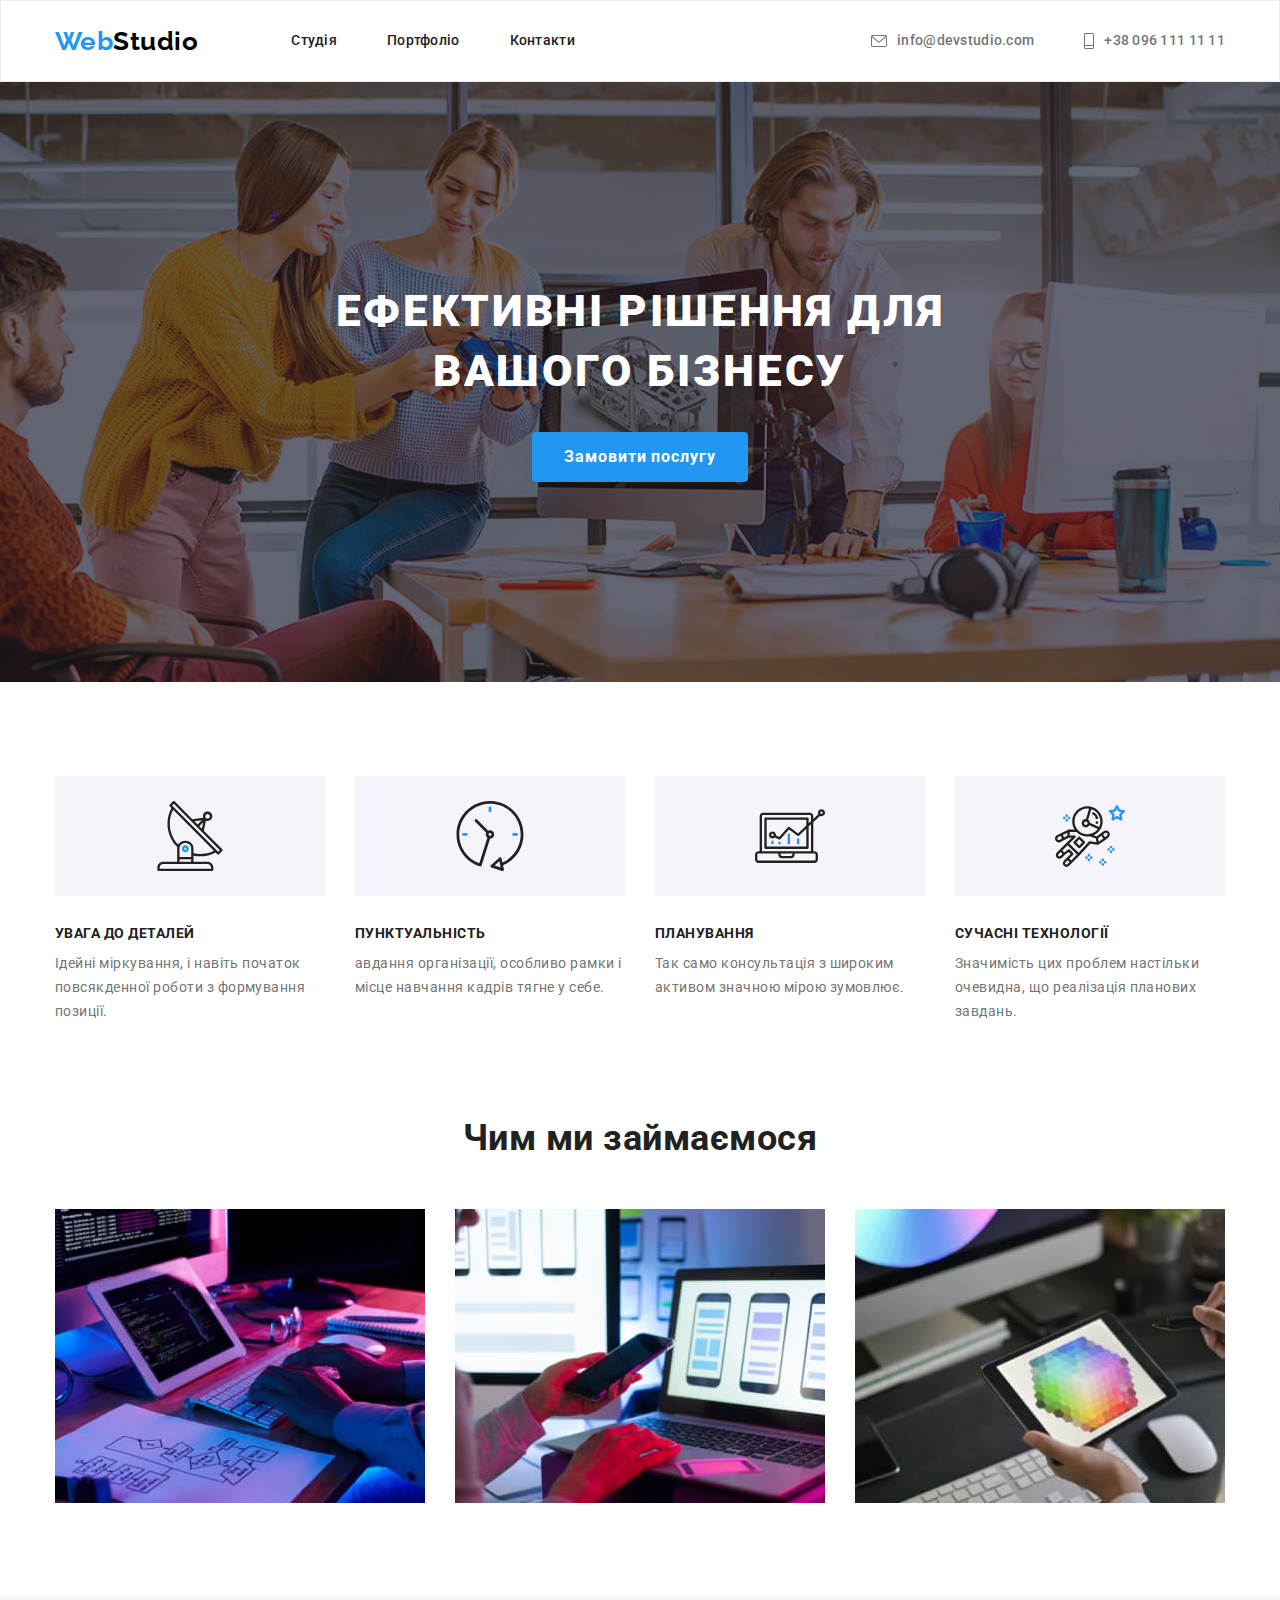
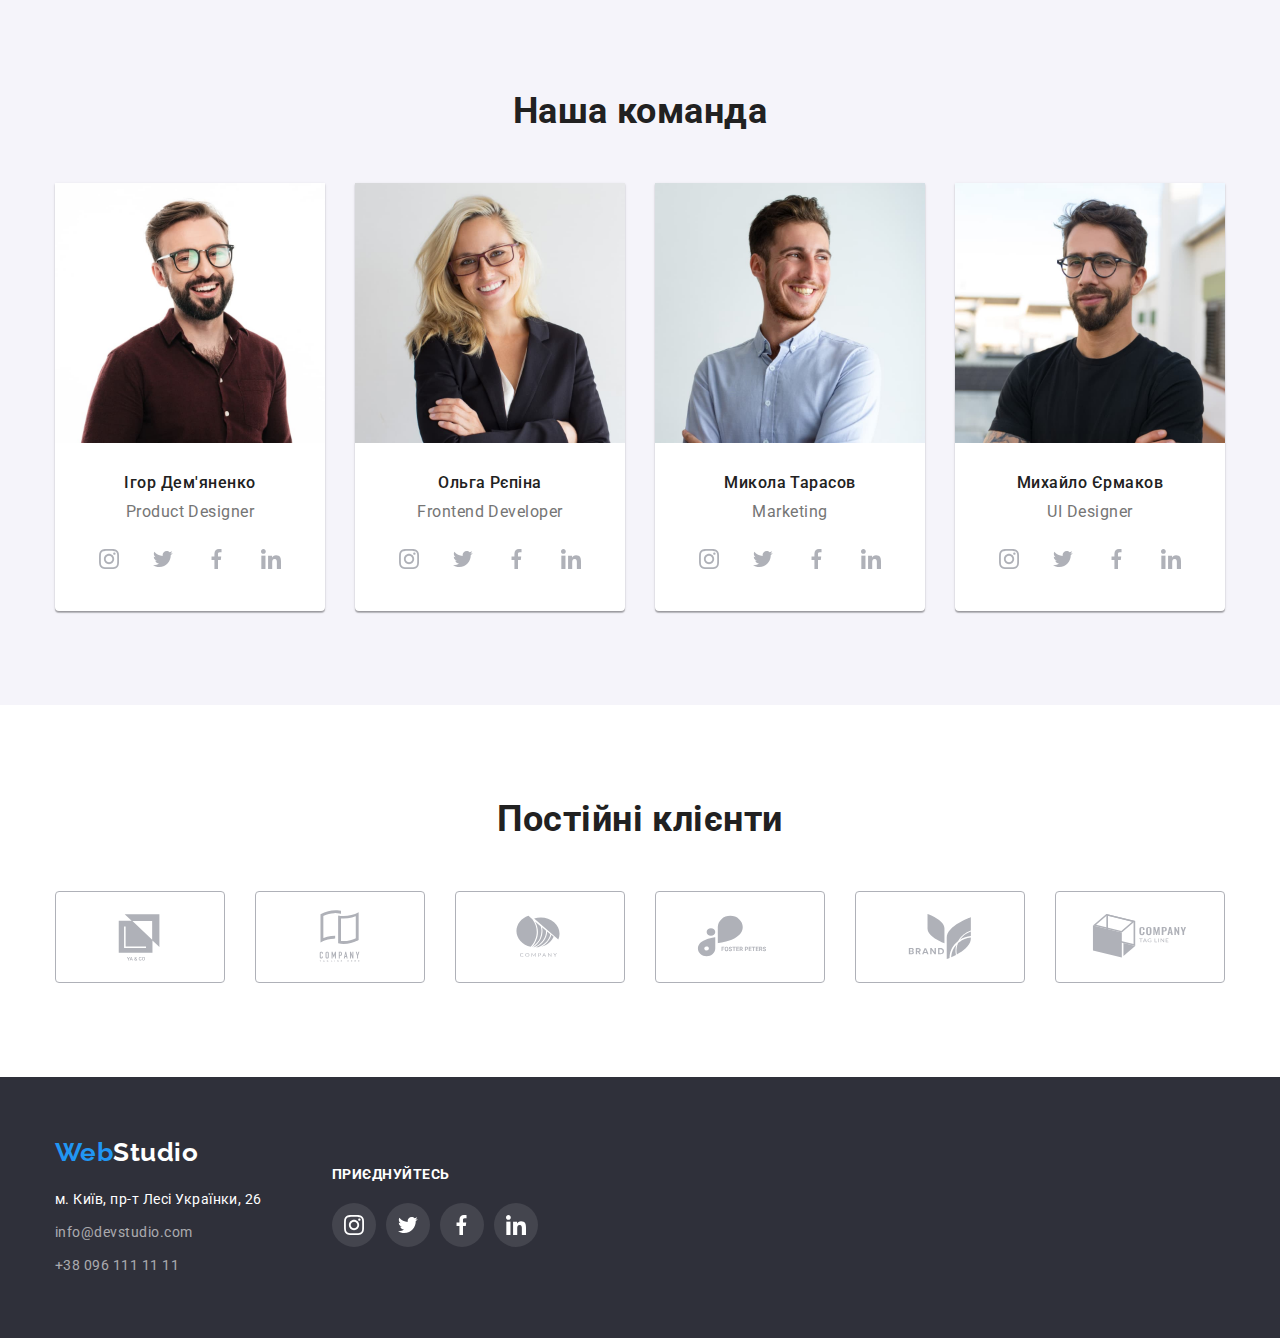
<file: index.html>
<!DOCTYPE html>
<html lang="uK">
  <head>
    <meta charset="UTF-8" />
    <meta http-equiv="X-UA-Compatible" content="IE=edge" />
    <meta name="viewport" content="width=device-width, initial-scale=1.0" />
    <title>WebStudio Ефективні рішення для вашого бізнесу.</title>
    <link rel="preconnect" href="https://fonts.googleapis.com" />
    <link rel="preconnect" href="https://fonts.gstatic.com" crossorigin />
    <link
      href="https://fonts.googleapis.com/css2?family=Raleway:wght@700&family=Roboto:wght@400;500;700;900&display=swap"
      rel="stylesheet"
    />
    <link
      rel="stylesheet"
      href="https://cdn.jsdelivr.net/npm/modern-normalize@1.1.0/modern-normalize.min.css"
    />
    <link rel="stylesheet" href="./css/styles.css" />
  </head>
  <body class="page">
    <!-- Шапка сайту-->
    <header class="header">
      <div class="container page-header-container">
        <div class="page-navigation">
          <nav>
            <a href="" class="logo link">
              <span style="color: #2196f3">Web</span
              ><span style="color: #000000">Studio</span>
            </a>
          </nav>
          <ul class="menu list">
            <li class="menu-item">
              <a class="menu-link link" href="">Студія</a>
            </li>
            <li class="menu-item">
              <a class="menu-link link" href="./portfolio.html">Портфоліо</a>
            </li>
            <li class="menu-item">
              <a class="menu-link link" href="">Контакти</a>
            </li>
          </ul>
        </div>
        <ul class="contact list">
          <li class="contact-item contact-item-first">
            <a class="contact-email-phone link" href="mailto:info@devstudio.com">
              <svg
                class="icon-contact"
                aria-label="електронна пошта"
                width="16px"
                height="12px"
              >
                <use href="./images/sprite.svg#icon-email"></use>
              </svg>
              info@devstudio.com</a
            >
          </li>
          <li class="contact-item">
            <a class="contact-email-phone link" href="tel:+380961111111">
              <svg
                class="icon-contact"
                aria-label="електронна пошта"
                width="10px"
                height="16px"
              >
                <use href="./images/sprite.svg#icon-telefon "></use>
              </svg>
              +38 096 111 11 11</a
            >
          </li>
        </ul>
      </div>
    </header>
    <!-- Головна частина-->
    <main>
      <!-- Ефективні рішення-->
      <section class="main-section main-bg">
        <div class="">
          <div class="container">
            <h1 class="title-first">Ефективні рішення для вашого бізнесу</h1>

            <button type="button" class="button button-text">
              Замовити послугу
            </button>
          </div>
        </div>
      </section>

      <!-- Наші переваги  -->
      <section class="section-standard">
        <h2 hidden>Наші переваги</h2>
        <div class="container section-our-advantages">
          <ul class="list section-text">
            <li class="content-our-advantages">
              <div class="bgc-advantages">
                <svg
                  class="icon-our-advantages"
                  aria-label="супутникова антена"
                  width="65px"
                  height="70px"
                >
                  <use href="./images/sprite.svg#icon-antenna"></use>
                </svg>
              </div>
              <h3 class="section-title-third">УВАГА ДО ДЕТАЛЕЙ</h3>
              <p>
                Ідейні міркування, і навіть початок повсякденної роботи з
                формування позиції.
              </p>
            </li>
            <li class="content-our-advantages">
              <div class="bgc-advantages">
                <svg 
                class="icon-our-advantages" 
                aria-label="годинник"
                width="67px"
                height="70px"
                >
                  <use href="./images/sprite.svg#icon-clock"></use>
                </svg>
              </div>
              <h3 class="section-title-third">ПУНКТУАЛЬНІСТЬ</h3>
              <p>
                авдання організації, особливо рамки і місце навчання кадрів
                тягне у себе.
              </p>
            </li>
            <li class="content-our-advantages">
              <div class="bgc-advantages">
                <svg class="icon-our-advantages"
                 aria-label="графік"
                 width="70px"
                height="54px"
                >
                  <use href="./images/sprite.svg#icon-diagram"></use>
                </svg>
              </div>
              <h3 class="section-title-third">ПЛАНУВАННЯ</h3>
              <p>
                Так само консультація з широким активом значною мірою зумовлює.
              </p>
            </li>
            <li class="content-our-advantages">
              <div class="bgc-advantages">
                <svg class="icon-our-advantages" 
                aria-label="графік"
                width="70px"
                height="70px"
                >
                  <use href="./images/sprite.svg#icon-astronaut"></use>
                </svg>
              </div>
              <h3 class="section-title-third">СУЧАСНІ ТЕХНОЛОГІЇ</h3>
              <p>
                Значимість цих проблем настільки очевидна, що реалізація
                планових завдань.
              </p>
            </li>
          </ul>
        </div>
      </section>

      <!-- Чим ми займаємося-->
      <section class="about section-standard">
        <div class="container">
          <h2 class="section-title-second">Чим ми займаємося</h2>
          <ul class="list list-our-work">
            <li>
              <img
                src="./images/img1_1.jpg"
                alt="Розробка алгоритмів програмування"
                width="370"
              />
            </li>
            <li>
              <img
                src="./images/img1_2.jpg"
                alt="Розробка для мобільних пристроїв"
                width="370"
              />
            </li>
            <li>
              <img
                src="./images/img1_3.jpg"
                alt="розробка графічних елементів"
                width="370"
              />
            </li>
          </ul>
        </div>
      </section>
      <!-- Наша команда-->
      <section class="section-standard section-our-advant">
        <div class="container">
          <h2 class="section-title-second">Наша команда</h2>

          <ul class="list item-our-advant">
            <li class="employee">
              <img
                src="./images/img2_1.jpg"
                alt="фото Ігор Дем'яненко "
                width="270"
              />
              <div class="our-advant-content">
                <h3 class="our-advant">Ігор Дем'яненко</h3>
                <p class="our-advant-text" lang="en">Product Designer</p>

                <ul class="social-list list">
                  <li class="social-list_item">
                    <a href="#" class="social-list-link">
                      <svg
                        lang="en"
                        aria-label="social icon telegram"
                        class="social-list-icon"
                        width="20px"
                        height="20px"
                      >
                        <use href="./images/sprite.svg#icon-telegram"></use>
                      </svg>
                    </a>
                  </li>

                  <li class="social-list_item">
                    <a href="#" class="social-list-link">
                      <svg
                        lang="en"
                        aria-label="social icon twitter"
                        class="social-list-icon"
                        width="20px"
                        height="16px"
                      >
                        <use href="./images/sprite.svg#icon-twitter"></use>
                      </svg>
                    </a>
                  </li>

                  <li class="social-list_item">
                    <a href="#" class="social-list-link">
                      <svg
                        lang="en"
                        aria-label="social icon facebook"
                        class="social-list-icon"
                        width="10px"
                        height="20px"
                      >
                        <use href="./images/sprite.svg#icon-facebook"></use>
                      </svg>
                    </a>
                  </li>

                  <li class="social-list_item">
                    <a href="#" class="social-list-link">
                      <svg
                        lang="en"
                        aria-label="social icon linkedin"
                        class="social-list-icon"
                        width="20px"
                        height="20px"
                      >
                        <use href="./images/sprite.svg#icon-linkedin"></use>
                      </svg>
                    </a>
                  </li>
                </ul>
              </div>
            </li>
            <li class="employee">
              <img
                src="./images/img2_2.jpg"
                alt="фото Ольга Рєпіна"
                width="270"
              />
              <div class="our-advant-content">
                <h3 class="our-advant">Ольга Рєпіна</h3>
                <p class="our-advant-text" lang="en">Frontend Developer</p>

                <ul class="social-list list">
                  <li class="social-list_item">
                    <a href="#" class="social-list-link">
                      <svg
                        lang="en"
                        aria-label="social icon telegram"
                        class="social-list-icon"
                        width="20px"
                        height="20px"
                      >
                        <use href="./images/sprite.svg#icon-telegram"></use>
                      </svg>
                    </a>
                  </li>

                  <li class="social-list_item">
                    <a href="#" class="social-list-link">
                      <svg
                        lang="en"
                        aria-label="social icon twitter"
                        class="social-list-icon"
                        width="20px"
                        height="16px"
                      >
                        <use href="./images/sprite.svg#icon-twitter"></use>
                      </svg>
                    </a>
                  </li>

                  <li class="social-list_item">
                    <a href="#" class="social-list-link">
                      <svg
                        lang="en"
                        aria-label="social icon facebook"
                        class="social-list-icon"
                        width="10px"
                        height="20px"
                      >
                        <use href="./images/sprite.svg#icon-facebook"></use>
                      </svg>
                    </a>
                  </li>

                  <li class="social-list_item">
                    <a href="#" class="social-list-link">
                      <svg
                        lang="en"
                        aria-label="social icon linkedin"
                        class="social-list-icon"
                        width="20px"
                        height="20px"
                      >
                        <use href="./images/sprite.svg#icon-linkedin"></use>
                      </svg>
                    </a>
                  </li>
                </ul>
              </div>
            </li>
            <li class="employee">
              <img
                src="./images/img2_3.jpg"
                alt="фото Микола Тарасов"
                width="270"
              />
              <div class="our-advant-content">
                <h3 class="our-advant">Микола Тарасов</h3>
                <p class="our-advant-text" lang="en">Marketing</p>

                <ul class="social-list list">
                  <li class="social-list_item">
                    <a href="#" class="social-list-link">
                      <svg
                        lang="en"
                        aria-label="social icon telegram"
                        class="social-list-icon"
                        width="20px"
                        height="20px"
                      >
                        <use href="./images/sprite.svg#icon-telegram"></use>
                      </svg>
                    </a>
                  </li>

                  <li class="social-list_item">
                    <a href="#" class="social-list-link">
                      <svg
                        lang="en"
                        aria-label="social icon twitter"
                        class="social-list-icon"
                        width="20px"
                        height="16px"
                      >
                        <use href="./images/sprite.svg#icon-twitter"></use>
                      </svg>
                    </a>
                  </li>

                  <li class="social-list_item">
                    <a href="#" class="social-list-link">
                      <svg
                        lang="en"
                        aria-label="social icon facebook"
                        class="social-list-icon"
                        width="10px"
                        height="20px"
                      >
                        <use href="./images/sprite.svg#icon-facebook"></use>
                      </svg>
                    </a>
                  </li>

                  <li class="social-list_item">
                    <a href="#" class="social-list-link">
                      <svg
                        lang="en"
                        aria-label="social icon linkedin"
                        class="social-list-icon"
                        width="20px"
                        height="20px"
                      >
                        <use href="./images/sprite.svg#icon-linkedin"></use>
                      </svg>
                    </a>
                  </li>
                </ul>
              </div>
            </li>
            <li class="employee">
              <img
                src="./images/img2_4.jpg"
                alt="фото Михайло Єрмаков"
                width="270"
              />
              <div class="our-advant-content">
                <h3 class="our-advant">Михайло Єрмаков</h3>
                <p class="our-advant-text" lang="en">UI Designer</p>

                <ul class="social-list list">
                  <li class="social-list_item">
                    <a href="#" class="social-list-link">
                      <svg
                        lang="en"
                        aria-label="social icon telegram"
                        class="social-list-icon"
                        width="20px"
                        height="20px"
                      >
                        <use href="./images/sprite.svg#icon-telegram"></use>
                      </svg>
                    </a>
                  </li>

                  <li class="social-list_item">
                    <a href="#" class="social-list-link">
                      <svg
                        lang="en"
                        aria-label="social icon twitter"
                        class="social-list-icon"
                        width="20px"
                        height="16px"
                      >
                        <use href="./images/sprite.svg#icon-twitter"></use>
                      </svg>
                    </a>
                  </li>

                  <li class="social-list_item">
                    <a href="#" class="social-list-link">
                      <svg
                        lang="en"
                        aria-label="social icon facebook"
                        class="social-list-icon"
                        width="10px"
                        height="20px"
                      >
                        <use href="./images/sprite.svg#icon-facebook"></use>
                      </svg>
                    </a>
                  </li>

                  <li class="social-list_item">
                    <a href="#" class="social-list-link">
                      <svg
                        lang="en"
                        aria-label="social icon linkedin"
                        class="social-list-icon"
                        width="20px"
                        height="20px"
                      >
                        <use href="./images/sprite.svg#icon-linkedin"></use>
                      </svg>
                    </a>
                  </li>
                </ul>
              </div>
            </li>
          </ul>
        </div>
      </section>

      <!-- - Постійні клієнті-->

      <section class="section-standard">
        <div class="container section-our-work">
          <h2 class="section-title-second">Постійні клієнти</h2>

          <ul class="client list">
            <li class="client-item">
              <a class="client-link link" href="">
                <svg
                  lang="en"
                  aria-label="client ya & co"
                  class="client-link-icon"
                  width="106px"
                  height="60px"
                >
                  <use href="./images/sprite.svg#icon-logo_1"></use>
                </svg>
              </a>
            </li>

            <li class="client-item">
              <a class="client-link link" href=""
                ><svg
                  lang="en"
                  aria-label="client tagline here"
                  class="client-link-icon"
                  width="106px"
                  height="60px"
                >
                  <use href="./images/sprite.svg#icon-logo_2"></use>
                </svg>
              </a>
            </li>

            <li class="client-item">
              <a class="client-link link" href="">
                <svg
                  lang="en"
                  aria-label="client company"
                  class="client-link-icon"
                  width="106px"
                  height="60px"
                >
                  <use href="./images/sprite.svg#icon-logo_3"></use>
                </svg>
              </a>
            </li>
            <li class="client-item">
              <a class="client-link link" href=""
                ><svg
                  lang="en"
                  aria-label="client foster peters"
                  class="client-link-icon"
                  width="106px"
                  height="60px"
                >
                  <use href="./images/sprite.svg#icon-logo_4"></use>
                </svg></a>
            </li>

            <li class="client-item">
              <a class="client-link link" href=""
                ><svg
                  lang="en"
                  aria-label="client brand"
                  class="client-link-icon"
                  width="106px"
                  height="60px"
                >
                  <use href="./images/sprite.svg#icon-logo_5"></use>
                </svg></a>
            </li>
            <li class="client-item">
              <a class="client-link link" href=""
                ><svg
                  lang="en"
                  aria-label="client company tag line"
                  class="client-link-icon"
                  width="106px"
                  height="60px"
                >
                  <use href="./images/sprite.svg#icon-logo_6"></use>
                </svg></a>
            </li>
          </ul>
        </div>
      </section>
    </main>
    <!-- Підвал сайту-->
    <footer class="footer">
      <div class="container container-footer">
        <div>
          <p class="logo-footer">
            <a href="/" class="logo-footer link">
              <span style="color: #2196f3">Web</span
              ><span style="color: #ffffff">Studio</span>
            </a>
          </p>

          <!-- Контакти-->

          <address class="address">
            <ul class="list footer-list">
              <li>
                <a
                  class="link footer-contact-map"
                  href="https://goo.gl/maps/9zsEXNPoQWwBSvTj9"
                  target="_blank"
                  >м. Київ, пр-т Лесі Українки, 26</a
                >
              </li>
              <li>
                <a class="link footer-contact" href="mailto:info@devstudio.com">
                  info@devstudio.com</a
                >
              </li>
              <li>
                <a class="link footer-contact" href="tel:+380961111111">
                  +38 096 111 11 11</a
                >
              </li>
            </ul>
          </address>
        </div>
        <div class="container-social-footer">
          <h3 class="social-title-footer">ПРИЄДНУЙТЕСЬ</h3>
          <ul class="social-list list">
            <li>
              <a href="#" class="social-list-link social-list-link-footer">
                <svg
                  lang="en"
                  aria-label="social icon telegram"
                  class="social-list-icon-footer"
                  width="20px"
                  height="20px"
                >
                  <use href="./images/sprite.svg#icon-telegram"></use>
                </svg>
              </a>
            </li>

            <li class="social-list_item">
              <a href="#" class="social-list-link social-list-link-footer">
                <svg
                  lang="en"
                  aria-label="social icon twitter"
                  class="social-list-icon-footer"
                  width="20px"
                  height="16px"
                >
                  <use href="./images/sprite.svg#icon-twitter"></use>
                </svg>
              </a>
            </li>

            <li class="social-list_item">
              <a href="#" class="social-list-link social-list-link-footer">
                <svg
                  lang="en"
                  aria-label="social icon facebook"
                  class="social-list-icon-footer"
                  width="10px"
                  height="20px"
                >
                  <use href="./images/sprite.svg#icon-facebook"></use>
                </svg>
              </a>
            </li>

            <li class="social-list_item">
              <a href="#" class="social-list-link social-list-link-footer">
                <svg
                  lang="en"
                  aria-label="social icon linkedin"
                  class="social-list-icon-footer"
                  width="20px"
                  height="20px"
                >
                  <use href="./images/sprite.svg#icon-linkedin"></use>
                </svg>
              </a>
            </li>
          </ul>
        </div>
      </div>
    </footer>
  </body>
</html>
</file>
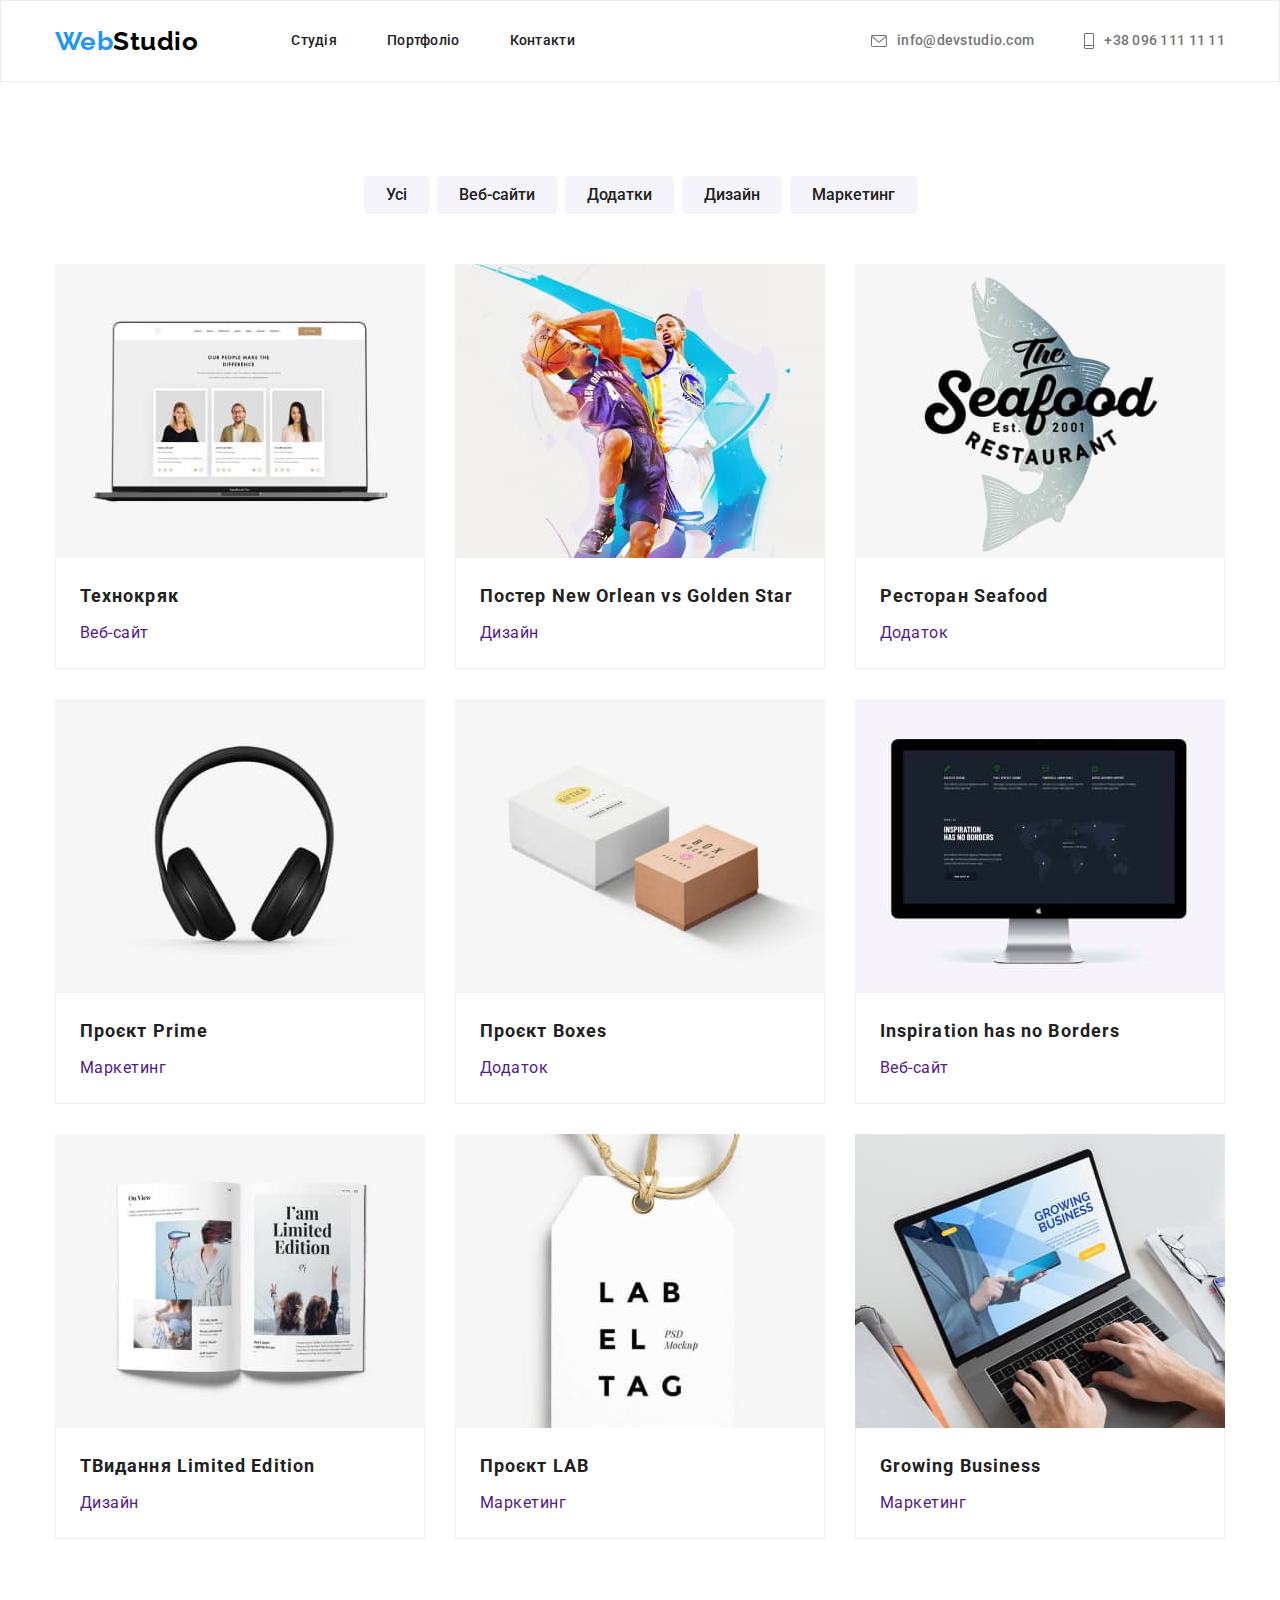
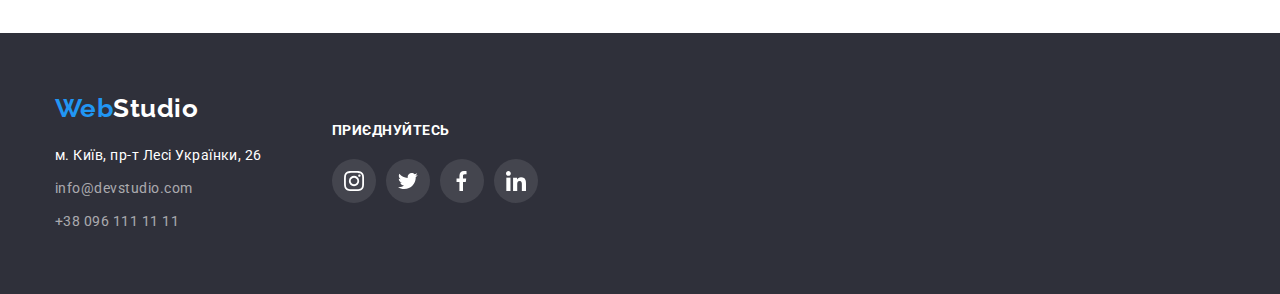
<file: portfolio.html>
<!DOCTYPE html>
<html lang="uK">
  <head>
    <meta charset="UTF-8" />
    <meta http-equiv="X-UA-Compatible" content="IE=edge" />
    <meta name="viewport" content="width=device-width, initial-scale=1.0" />
    <title>WebStudio Ефективні рішення для вашого бізнесу.</title>
    <link rel="preconnect" href="https://fonts.googleapis.com" />
    <link rel="preconnect" href="https://fonts.gstatic.com" crossorigin />
    <link
      href="https://fonts.googleapis.com/css2?family=Raleway:wght@700&family=Roboto:wght@400;500;700;900&display=swap"
      rel="stylesheet"
    />
    <link rel="stylesheet" href="https://cdn.jsdelivr.net/npm/modern-normalize@1.1.0/modern-normalize.min.css">
    <link rel="stylesheet" href="./css/styles.css" />
  </head>
<body>
       <body class="page">
        <!-- Шапка сайту-->
        <!-- <a href="https://yaroslav-strilko.github.io/goit-markup-hw-03/" class="logo link">
              <span style="color: #2196f3">Web</span
              ><span style="color: #000000">Studio</span>
            </a> -->
    <header class="header">
      <div class="container page-header-container">
        <div class="page-navigation">
          <nav>
            <a href="https://yaroslav-strilko.github.io/goit-markup-hw-04/" class="logo link">
              <span style="color: #2196f3">Web</span
              ><span style="color: #000000">Studio</span>
            </a>
          </nav>
          <ul class="menu list">
            <li class="menu-item">
              <a class="menu-link link" href="">Студія</a>
            </li>
            <li class="menu-item">
              <a class="menu-link link" href="./portfolio.html">Портфоліо</a>
            </li>
            <li class="menu-item">
              <a class="menu-link link" href="">Контакти</a>
            </li>
          </ul>
        </div>
        <ul class="contact list">
          <li class="contact-item contact-item-first">
            <a class="contact-email-phone link" href="mailto:info@devstudio.com">
              <svg
                class="icon-contact"
                aria-label="електронна пошта"
                width="16px"
                height="12px"
              >
                <use href="./images/sprite.svg#icon-email"></use>
              </svg>
              info@devstudio.com</a
            >
          </li>
          <li class="contact-item">
            <a class="contact-email-phone link" href="tel:+380961111111">
              <svg
                class="icon-contact"
                aria-label="електронна пошта"
                width="10px"
                height="16px"
              >
                <use href="./images/sprite.svg#icon-telefon "></use>
              </svg>
              +38 096 111 11 11</a
            >
          </li>
        </ul>
      </div>
    </header>
  <!-- Головна частина-->
    <main>
       
      <section class=" portfolio_cat  section-standard">
        <div class="container">
         <h1 class="visually-hidden">Наші роботи</h1>
        
         <!-- Додаткове меню (категорії робіт)-->
          <ul class="list menu-portfolio ">
              
              <li>
           <button type="button" class="portfolio-button portfolio-button-text">
           Усі
           </button></li>

           <li>
           <button type="button" class="portfolio-button portfolio-button-text">
           Веб-сайти
           </button></li>

           <li>
           <button type="button" class="portfolio-button portfolio-button-text">
           Додатки
           </button></li>

           <li>
           <button type="button" class="portfolio-button portfolio-button-text">
           Дизайн
           </button></li>

           <li>
           <button type="button" class="portfolio-button portfolio-button-text">
           Маркетинг
           </button></li>
         </ul>
      
     
            <!--====== Наші роботі=====-->
      
      
             
         <ul class="list work-portfolio">
           <li class="work-portfolio-item" >
            <a class="link work-portfolio-link" href="">
            <div class="card-thumb">
              <img
              src="./images/portfolio_1.jpg"
              alt="Технокряк "
              width="370"/>
            </div>
              <div class="work-portfolio-content">
               <h2 class="work-portfolio-title">Технокряк</h2>
               <p class="work-portfolio-text" >Веб-сайт</p>
             </div>
             </a>
          </li>


          <li class="work-portfolio-item" >
             <a class="link work-portfolio-link" href="">
            <div class="card-thumb">
               <img
              src="./images/portfolio_2.jpg"
              alt="Постер з двома баскетболістами "
              width="370"/>
            </div>
              <div class="work-portfolio-content">
                <h2 class="work-portfolio-title">Постер New Orlean vs Golden Star</h2>
                <p class="work-portfolio-text" >Дизайн</p>
              </div>
              </a>
          </li>

          <li class="work-portfolio-item" >
             <a class="link work-portfolio-link" href="">
             <div class="card-thumb">
              <img
              src="./images/portfolio_3.jpg"
              alt="Розроблений додаток для ресторану "
              width="370"/>
             </div>
               <div class="work-portfolio-content">
                 <h2 class="work-portfolio-title">Ресторан Seafood</h2>
                 <p class="work-portfolio-text" >Додаток</p>
               </div>
               </a>
          </li>
           
          <li class="work-portfolio-item" >
            <a class="link work-portfolio-link" href="">
            <div class="card-thumb">
              <img
              src="./images/portfolio_4.jpg"
              alt="Зображення навушників "
              width="370"/>
            </div>
             <div class="work-portfolio-content">
               <h2 class="work-portfolio-title">Проєкт Prime</h2>
               <p class="work-portfolio-text" >Маркетинг</p>
             </div>
             </a>
          </li>

          <li class="work-portfolio-item" >
            <a class="link work-portfolio-link" href="">
             <div class="card-thumb">
               <img
               src="./images/portfolio_5.jpg"
               alt="зображені дві коробки "
               width="370"
                />
             </div>
               <div class="work-portfolio-content">
                 <h2 class="work-portfolio-title">Проєкт Boxes</h2>
                 <p class="work-portfolio-text" >Додаток</p>
               </div>
               </a>
          </li>

          <li class="work-portfolio-item" >
            <a class="link work-portfolio-link" href="">
             <div class="card-thumb">
               <img
               src="./images/portfolio_6.jpg"
               alt="На зображені сучасній монітор "
               width="370"
               />
            </div>            
              <div class="work-portfolio-content">
                <h2 class="work-portfolio-title">Inspiration has no Borders</h2>
               <p class="work-portfolio-text" >Веб-сайт</p>
             </div>
             </a>
          </li>

          <li class="work-portfolio-item" >
            <a class="link work-portfolio-link" href="">
              <div class="card-thumb">
                <img
                src="./images/portfolio_7.jpg"
                alt="Зображена книжка"
                width="370"
                 />
              </div>
                <div class="work-portfolio-content">
                  <h2 class="work-portfolio-title">ТВидання Limited Edition</h2>
                  <p class="work-portfolio-text" >Дизайн</p>
               </div>
               </a>
          </li>
          
          <li class="work-portfolio-item" >
            <a class="link work-portfolio-link" href="">
              <div class="card-thumb">
                  <img
                  src="./images/portfolio_8.jpg"
                  alt="Зображенно цінник з літерами LAB "
                  width="370"
                   />
               </div>
                  <div class="work-portfolio-content">
                    <h2 class="work-portfolio-title">Проєкт LAB</h2>
                    <p class="work-portfolio-text" >Маркетинг</p>
                  </div>
                  </a>
              </li>
           
          <li class="work-portfolio-item" >
            <a class="link work-portfolio-link" href="">
             <div class="card-thumb">
               <img
               src="./images/portfolio_9.jpg"
               alt="Зображено ноутбук за яким працюють "
               width="370"
               />
            </div>
                <div class="work-portfolio-content">
                    <h2 class="work-portfolio-title">Growing Business</h2>
                    <p class="work-portfolio-text" >Маркетинг</p>
                </div>
                </a>
            </li>
          
         </ul>
        </div>
      </section>

    </main>
    
    <!-- Підвал сайту-->
    <footer class="footer">
      <div class="container container-footer">
        <div>
          <p class="logo-footer">
            <a href="/" class="logo-footer link">
              <span style="color: #2196f3">Web</span
              ><span style="color: #ffffff">Studio</span>
            </a>
          </p>

          <!-- Контакти-->

          <address class="address">
            <ul class="list footer-list">
              <li>
                <a
                  class="link footer-contact-map"
                  href="https://goo.gl/maps/9zsEXNPoQWwBSvTj9"
                  target="_blank"
                  >м. Київ, пр-т Лесі Українки, 26</a
                >
              </li>
              <li>
                <a class="link footer-contact" href="mailto:info@devstudio.com">
                  info@devstudio.com</a
                >
              </li>
              <li>
                <a class="link footer-contact" href="tel:+380961111111">
                  +38 096 111 11 11</a
                >
              </li>
            </ul>
          </address>
        </div>
        <div class="container-social-footer">
          <h3 class="social-title-footer">ПРИЄДНУЙТЕСЬ</h3>
          <ul class="social-list list">
            <li>
              <a href="#" class="social-list-link social-list-link-footer">
                <svg
                  lang="en"
                  aria-label="social icon telegram"
                  class="social-list-icon-footer"
                  width="20px"
                  height="20px"
                >
                  <use href="./images/sprite.svg#icon-telegram"></use>
                </svg>
              </a>
            </li>

            <li class="social-list_item">
              <a href="#" class="social-list-link social-list-link-footer">
                <svg
                  lang="en"
                  aria-label="social icon twitter"
                  class="social-list-icon-footer"
                  width="20px"
                  height="16px"
                >
                  <use href="./images/sprite.svg#icon-twitter"></use>
                </svg>
              </a>
            </li>

            <li class="social-list_item">
              <a href="#" class="social-list-link social-list-link-footer">
                <svg
                  lang="en"
                  aria-label="social icon facebook"
                  class="social-list-icon-footer"
                  width="10px"
                  height="20px"
                >
                  <use href="./images/sprite.svg#icon-facebook"></use>
                </svg>
              </a>
            </li>

            <li class="social-list_item">
              <a href="#" class="social-list-link social-list-link-footer">
                <svg
                  lang="en"
                  aria-label="social icon linkedin"
                  class="social-list-icon-footer"
                  width="20px"
                  height="20px"
                >
                  <use href="./images/sprite.svg#icon-linkedin"></use>
                </svg>
              </a>
            </li>
          </ul>
        </div>
      </div>
    </footer>
</body>
</html>
</file>
<file: css/styles.css>
/* Колір основного тексту #757575 */
/* Другорядний колір тексту #212121 */
/* Колір фону Білий #F5F5F5 */
/* Колір фону Сірий #2F303A */
/* Акцент 1  #2196F3 */

:root {
  --primary-font: "Roboto", sans-serif;
  --logo-font: "Raleway", sans-serif;
  --primary-text-color: #757575;
  --title-text-color: #212121;
  --accent-color: #2196f3;
  --background-color: #f5f5f5;
  --background-color-grey: #f5f4fa;
  --footer-background-color: #2f303a;
  --white: #ffffff;
  --title-color: #ffffff;
  --button-color: #188ce8;
  --primary-color-grey: #afb1b8;
}

/* Скидаємо налаштування від браузера */
/* Скидаємо налаштування заголовків */
h1,
h2,
h3,
h4,
h5,
h6,
p {
  margin-top: 0;
  margin-bottom: 0;
  padding-left: 0;
}
/* Скидаємо налаштування списків */
ul,
ol {
  margin-top: 0;
  margin-bottom: 0;
  padding-left: 0;
}
/* Прибираємо підкреслення під посиланнями */
.link {
  text-decoration: none;
}
/* Прибираємо кропки в списках */
.list {
  list-style: none;
}
/* Прибираємо відступи картинок у списковіх елементах */
img {
  display: block;
  max-width: 100%;
  height: auto;
}
/* При наведені на кнопку зміна курсору */
button {
  cursor: pointer;
}
/* Задаемо основні параметри сторінки */
body {
  font-size: 16px;
  letter-spacing: 0.03em;
  color: var(--primary-text-color);
  font-family: var(--primary-font);
}
/* =============приховуємо заголовки============= */
.visually-hidden {
  position: absolute;
  white-space: nowrap;
  width: 1px;
  height: 1px;
  overflow: hidden;
  border: 0;
  padding: 0;
  clip: rect(0 0 0 0);
  clip-path: inset(50%);
  margin: -1px;
}

/* ==========COMPONENTS================== */

/* Задаємо основні параметри контейнеру */

.page {
  background: var(--white: );
}

.container {
  width: 1200px;
  margin-right: auto;
  margin-left: auto;
  padding-right: 15px;
  padding-left: 15px;
}

.section-standard {
  padding-top: 94px;
  padding-bottom: 94px;
}

/* ==========HEADER================== */
.header {
  border: 1px solid #ececec;
}

.page-header-container {
  display: flex;
  align-items: center;
  justify-content: space-between;
  height: 80px;
  background-color: var(--white);
}

.page-navigation {
  display: flex;
  align-items: center;
}

.contact {
  display: flex;
  align-items: center;
  column-gap: 50px;
}

.logo {
  font-family: var(--logo-font);
  font-weight: 700;
  font-size: 26px;
  line-height: 1.19;
  margin-right: 93px;
}

.menu-link:hover,
.menu-link:focus {
  background: var(--white); /* Цвет фона под ссылкой */
  color: var(--accent-color); /* Цвет ссылки */
}

.menu-link {
  color: var(--title-text-color);
}

.menu {
  display: flex;
  align-items: center;
  column-gap: 50px;
  font-weight: 500;
  font-size: 14px;
  line-height: 1.14;
  letter-spacing: 0.02em;
  color: var(--title-text-color);
}

.contact-email-phone {
  display: flex;
  align-items: center;
  font-weight: 500;
  font-size: 14px;
  line-height: 1.14;
  letter-spacing: 0.02em;
  color: var(--primary-text-color);
}

.contact-email-phone:hover,
.contact-email-phone:focus,
.icon-contact:hover
{
  cursor: pointer;
  color: var(--accent-color);
 
}

/* ======Іконки перед Контактами */
.icon-contact {
  display: inline-block;
  fill: var(--primary-text-color);
  margin-right: 10px;
}

.contact-email-phone:hover svg,
.contact-email-phone:focus svg
{
  fill: var(--accent-color);
 
}
/* ======Ефективні рішення========== */
.main-bg {
  background-color: #212121;
  background-image: linear-gradient(
      rgba(47, 48, 58, 0.4),
      rgba(47, 48, 58, 0.4)
    ),
    url(../images/main_bg.jpg);
  background-repeat: no-repeat;
  background-position: center;
  background-size: cover;
  max-width: 1600px;
  margin: 0 auto;
}

.main-section {
  text-align: center;
  padding-top: 200px;
  padding-bottom: 200px;
}

.title-first {
  margin: 0 auto 30px;
  width: 696px;
  font-weight: 900;
  font-size: 44px;
  line-height: 1.36;
  text-align: center;
  letter-spacing: 0.06em;
  text-transform: uppercase;
  color: var(--title-color);
}
/* Кнопка */

.button:hover,
.button:focus {
  background-color: var(--button-color);
}

.button-text {
  border-radius: 4px;
  padding: 10px 32px 10px 32px;
  border: 0;
  font-family: var(--primary-font);
  font-weight: 700;
  font-size: 16px;
  line-height: 1.88;
  letter-spacing: 0.06em;
  color: var(--white);
  background-color: var(--accent-color);
}

/* ==========Наші переваги================= */
.section-our-advantages {

}

.section-text {
  display: flex;
  gap: 30px;
  font-weight: 400;
  font-size: 14px;
  line-height: 1.71;
}

.content-our-advantages {
  flex-basis: calc((100% - 90px) / 4);
}

.bgc-advantages {
  display: flex;
  align-items: center;
  justify-content: center;
  height: 120px;
  margin-bottom: 30px;
  background-color: #f5f4fa;
}

.icon-our-advantages {
  width: 70px;
  height: 70px;
}

.section-title-third {
  margin-bottom: 10px;
  font-weight: 700;
  font-size: 14px;
  line-height: 1.14;
  text-transform: uppercase;
  color: var(--title-text-color);
}

.section-title-second {
  font-weight: 700;
  font-size: 36px;
  line-height: 1.16;
  text-align: center;
  color: var(--title-text-color);
  margin-bottom: 50px;
}

/* ==========Чим ми займаємося================= */
.section-standard.about {
  padding-top: 0;
}

.item-our-advant {
  display: flex;
  align-items: center;
  justify-content: space-between;
  flex-wrap: wrap;
  column-gap: 30px;
}

.list-our-work {
  display: flex;
  align-items: center;
  gap: 30px;
}

/* ============ Наша команда  ==================*/
.section-our-advant {
  background-color: var(--background-color-grey);
}

.employee {
  flex-basis: calc((100% - 90px) / 4);
  background-color: var(--white);

  background: #ffffff;
  box-shadow: 0px 1px 3px rgba(0, 0, 0, 0.12), 0px 1px 1px rgba(0, 0, 0, 0.14),
    0px 2px 1px rgba(0, 0, 0, 0.2);
  border-radius: 0px 0px 4px 4px;
}

.item-our-advant {
  display: flex;
  align-items: center;
  gap: 30px;
}

.our-advant-content {
  padding-top: 30px;
  padding-bottom: 30px;
}

.our-advant {
  font-size: 16px;
  margin-bottom: 10px;
  font-weight: 500;
  line-height: 1.19;
  text-align: center;
  color: var(--title-text-color);
}

.our-advant-text {
  font-weight: 400;
  line-height: 1.19;
  text-align: center;
}
/* ========== Іконки соцмереж ========== */

.social-list {
  display: flex;
  justify-content: center;
  align-items: center;
  margin-top: 16px;
  gap: 10px;
}

.social-list-link {
  display: flex;
  align-items: center;
  justify-content: center;
  width: 44px;
  height: 44px;
  border-radius: 50%;
  background-color: var(--white);
}
.social-list-link:hover,
.social-list-link:focus {
  background-color: var(--accent-color);
}
.social-list-item {
}

/* Створюємо  */
/* Створюємо нижній фон для іконок соцмереж */
.social-list-icon {
  width: 20px;
  height: 20px;
  fill: var(--primary-color-grey);
}

.social-list-link:hover .social-list-icon,
.social-list-link:focus .social-list-icon {
  fill: var(--white);
}

/* ====Постійні клієнті===== */
.client {
  display: flex;
  align-items: center;
  justify-content: center;
  gap: 30px;
}

.client-link {
  height: 92px;
  border: 1px solid #afb1b8;
  border-radius: 4px;
  display: flex;
  align-items: center;
  justify-content: center;
}


.client-item {
   flex-basis: calc((100% - 150px) / 6);
  /* gap: 10px; */
}
.client-link-icon {
  width: 106px;
  fill: var(--primary-color-grey);
}

.client-link:hover,
.client-link:focus{
  border: 1px solid var(--accent-color);
  /* cursor: pointer; */
}

.client-link:hover svg,
.client-link:focus svg {
  fill: var(--accent-color);
}


/* -------------------- */
/*  */
.footer {
  display: flex;
  flex-direction: column;
  padding-top: 60px;
  padding-bottom: 60px;
  background-color: var(--footer-background-color);
}

.container-footer {
  display: flex;
  align-items: center;
}
.address {
  font-style: normal;
}

.footer-list :not(:last-child) {
  margin-bottom: 9px;
}

.logo-footer {
  font-family: var(--logo-font);
  font-weight: 700;
  font-size: 26px;
  line-height: 1.19;
  margin-bottom: 20px;
}

/*  */
.footer-contact,
.footer-contact-map {
  font-weight: 400;
  font-size: 14px;
  line-height: 1.71;
  color: var(--title-color);
}

.footer-contact-map {
  margin-top: 20px;
}

.footer-contact {
  color: rgba(255, 255, 255, 0.6);
  margin-top: 9px;
}

.footer-contact:hover,
.footer-contact:focus {
  color: var(--accent-color);
}

/* ==================== */

/* ========== Іконки соцмереж підвал ========== */
.container-social-footer {
  margin-left: 70px;
}

.social-title-footer {
  margin-bottom: 20px;
  font-weight: 700;
  font-size: 14px;
  line-height: 1.14;
  text-transform: uppercase;
  color: var(--white);
}

.social-list-footer {
  display: flex;
  justify-content: center;
  align-items: center;
  gap: 10px;
}

.social-list-link-footer {
  background-color: rgba(255, 255, 255, 0.1);
}
.social-list-link-footer:hover,
.social-list-link-footer:focus {
  background-color: var(--accent-color);
}

/* Створюємо  */
/* Створюємо нижній фон для іконок соцмереж */
.social-list-icon-footer {
  width: 20px;
  height: 20px;
  fill: var(--white);
}

/* ================== */

/*=============== Блок портфоліо ================*/
.portfolio-button-text {
  border-radius: 4px;
  padding: 6px 22px 6px 22px;
  border: 0;
  font-family: var(--primary-font);
  font-style: normal;
  text-align: center;
  font-size: 16px;
  font-weight: 500;
  line-height: 1.62;
  color: var(--title-text-color);
  background-color: rgba(245, 244, 250, 1);
}

.menu-portfolio {
  display: flex;
  justify-content: center;
  margin-bottom: 50px;
  gap: 8px;
}

.work-portfolio-title {
  margin-bottom: 4px;
  font-weight: 700;
  font-size: 18px;
  line-height: 2;
  letter-spacing: 0.06em;
  color: var(--title-text-color);
}

.work-portfolio-text {
  margin: top 4px;
}

.work-portfolio-content {
  padding: 20px 24px 20px 24px;
  border-left: 1px solid #eeeeee;
  border-right: 1px solid #eeeeee;
  border-bottom: 1px solid #eeeeee;
}

.portfolio_cat {
  font-weight: 400;
  line-height: 1.88;
}

.work-portfolio {
  display: flex;
  flex-wrap: wrap;
  margin-left: -30px;
  margin-top: -30px;
 }


.work-portfolio-link{
  display: block;

}

.work-portfolio-link:hover,
.work-portfolio-link:focus {
     box-shadow: 0px 1px 1px rgba(0, 0, 0, 0.12), 0px 4px 4px rgba(0, 0, 0, 0.06),
    1px 4px 6px rgba(0, 0, 0, 0.16);
}

.work-portfolio > .work-portfolio-item {
  flex-basis: calc((100% - 90px) / 3);
  margin-left: 30px;
  margin-top: 30px;
}

/* Кнопка */
.portfolio-button:hover,
.portfolio-button:focus {
  color: var(--title-color);
  background-color: var(--accent-color);
}

.portfolio-button-text:hover,
.portfolio-button-text:focus {
  box-shadow: 0px 3px 1px rgba(0, 0, 0, 0.1), 0px 1px 2px rgba(0, 0, 0, 0.08), 0px 2px 2px rgba(0, 0, 0, 0.12);
border-radius: 4px;
}

/* +++++++++++++++++++++++++++ */
</file>
